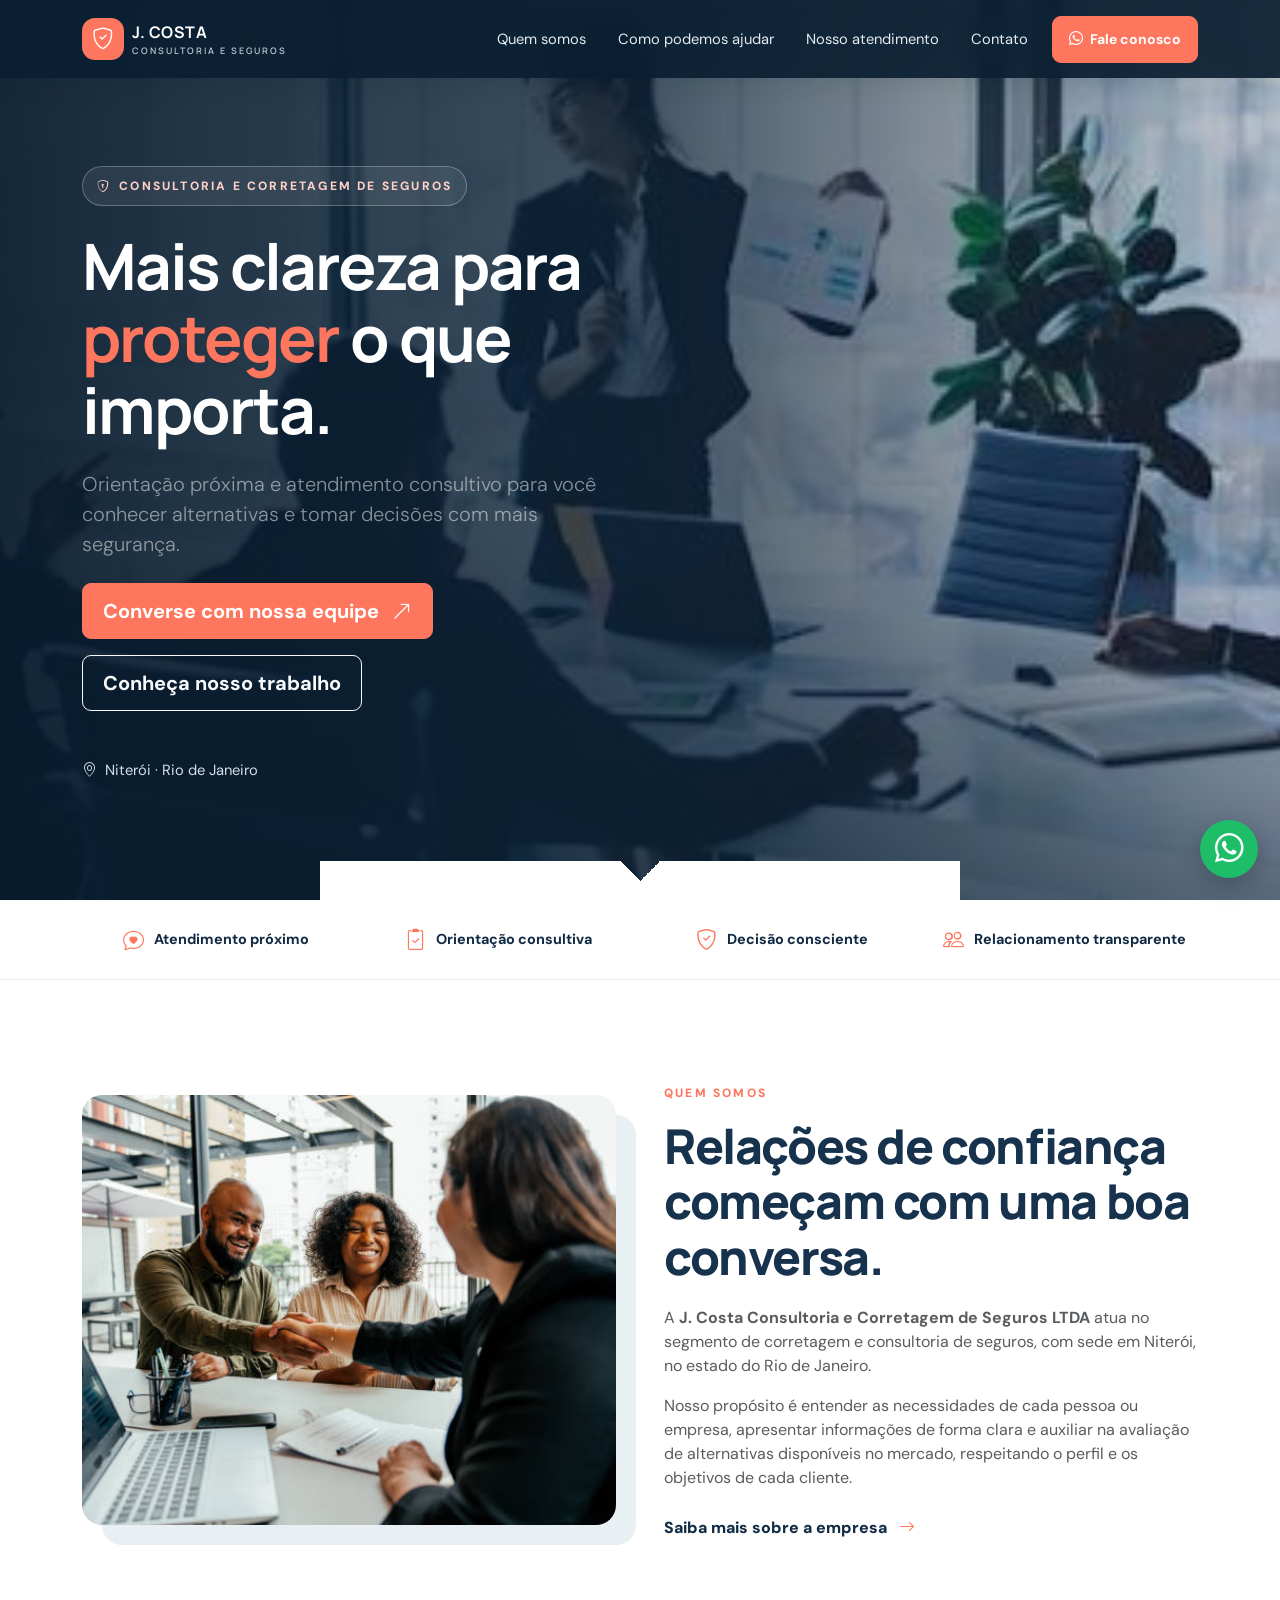
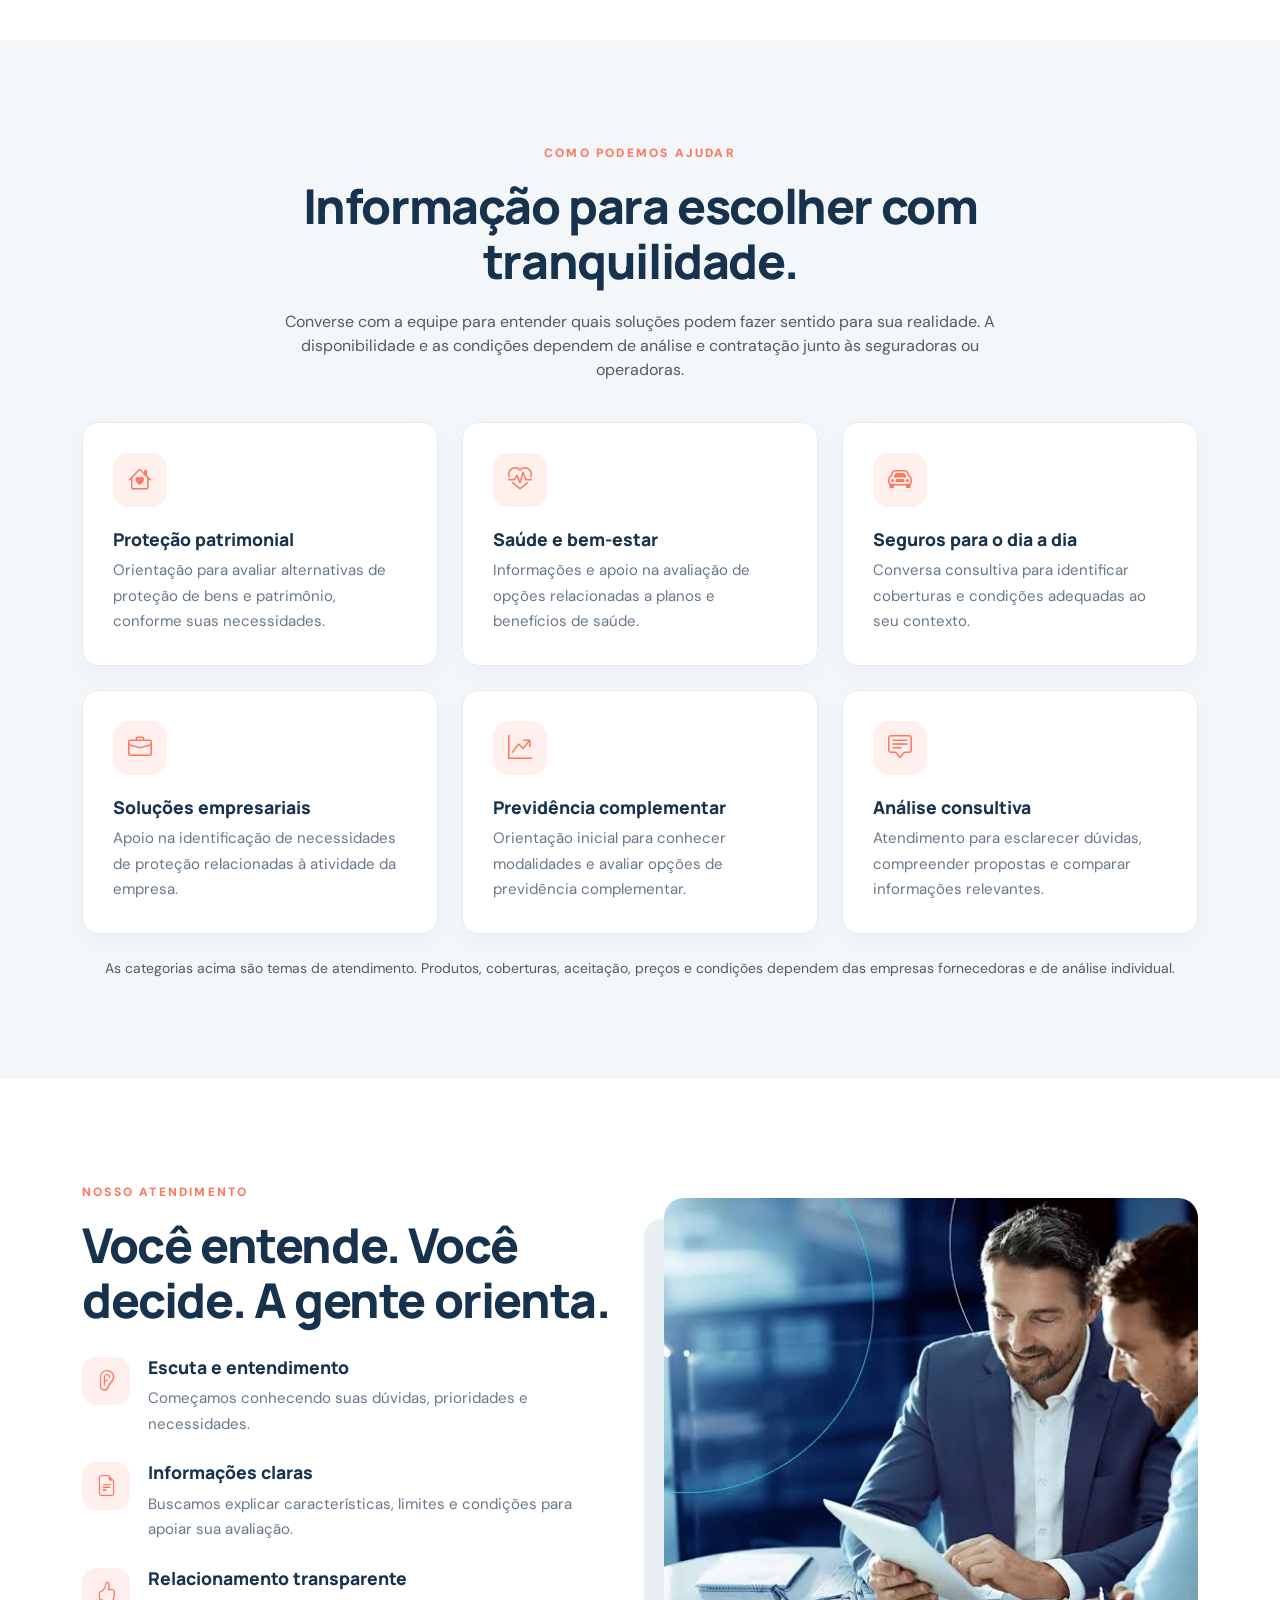
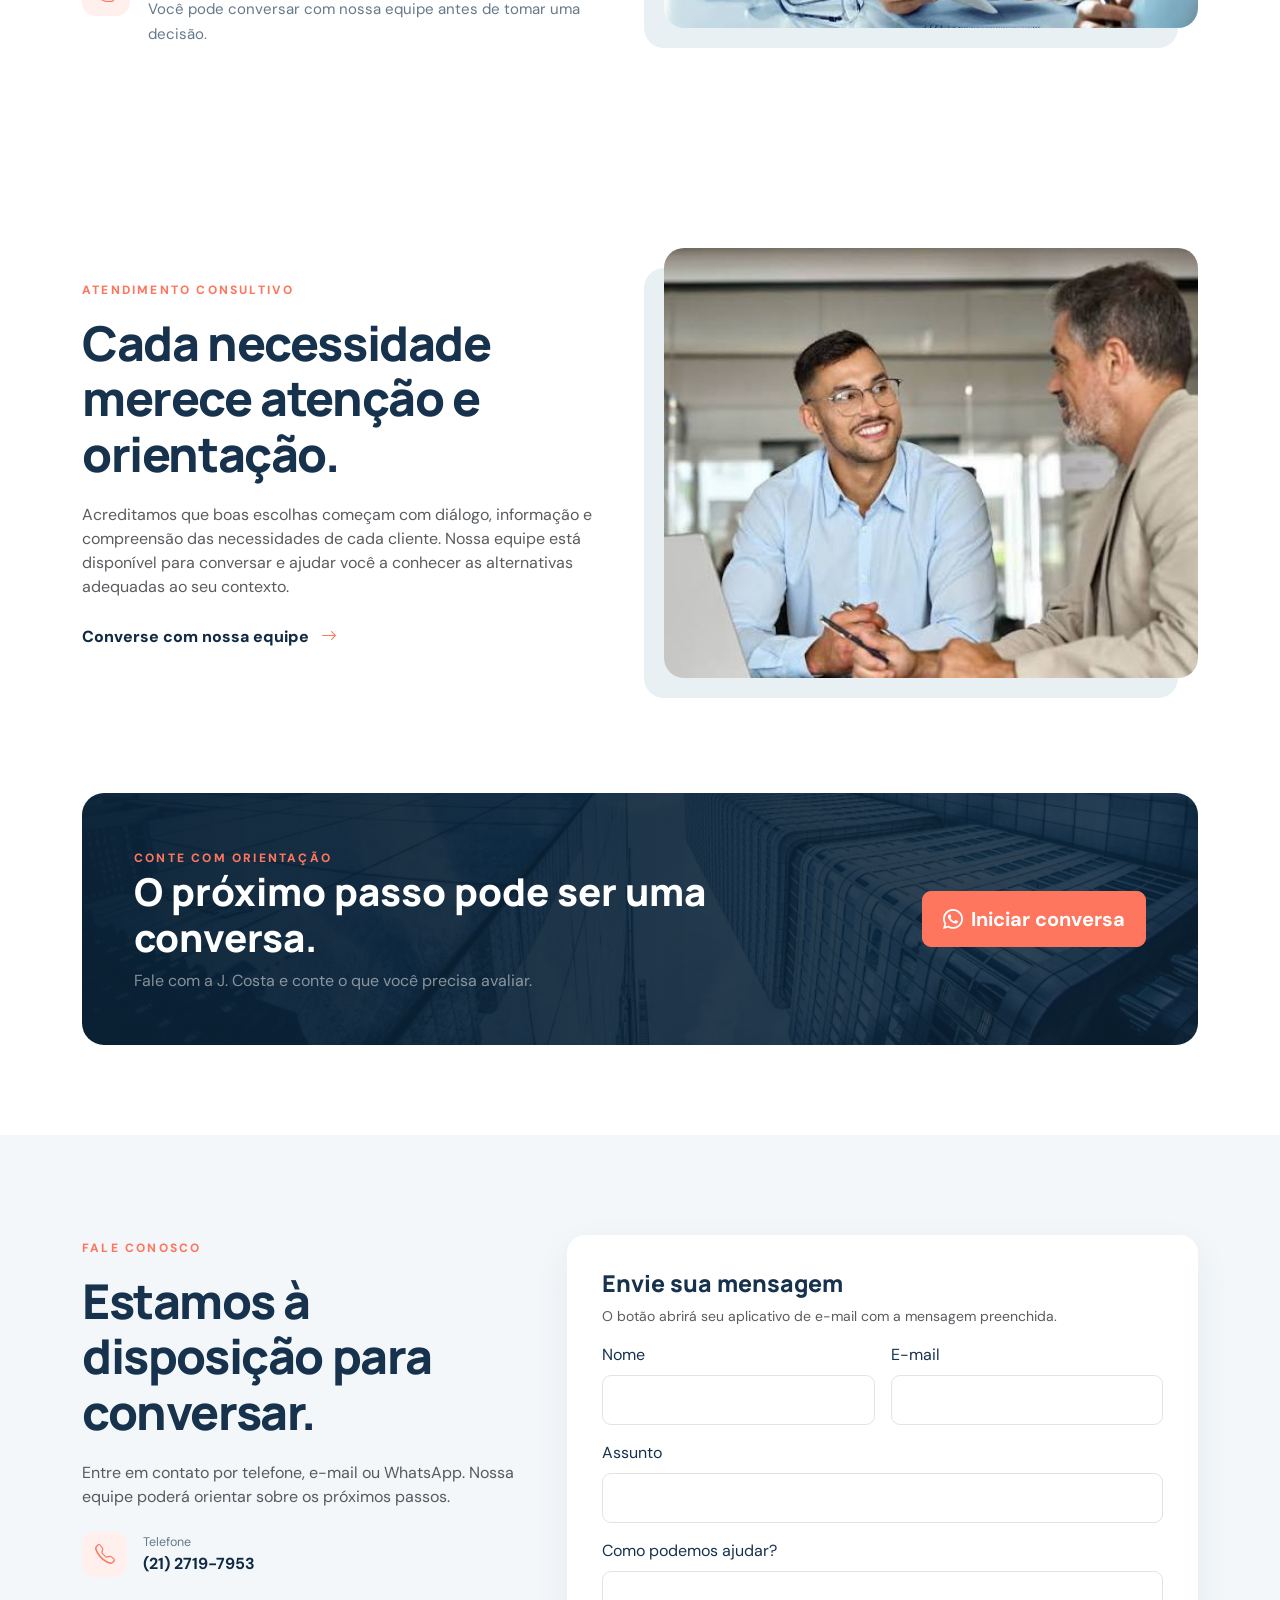
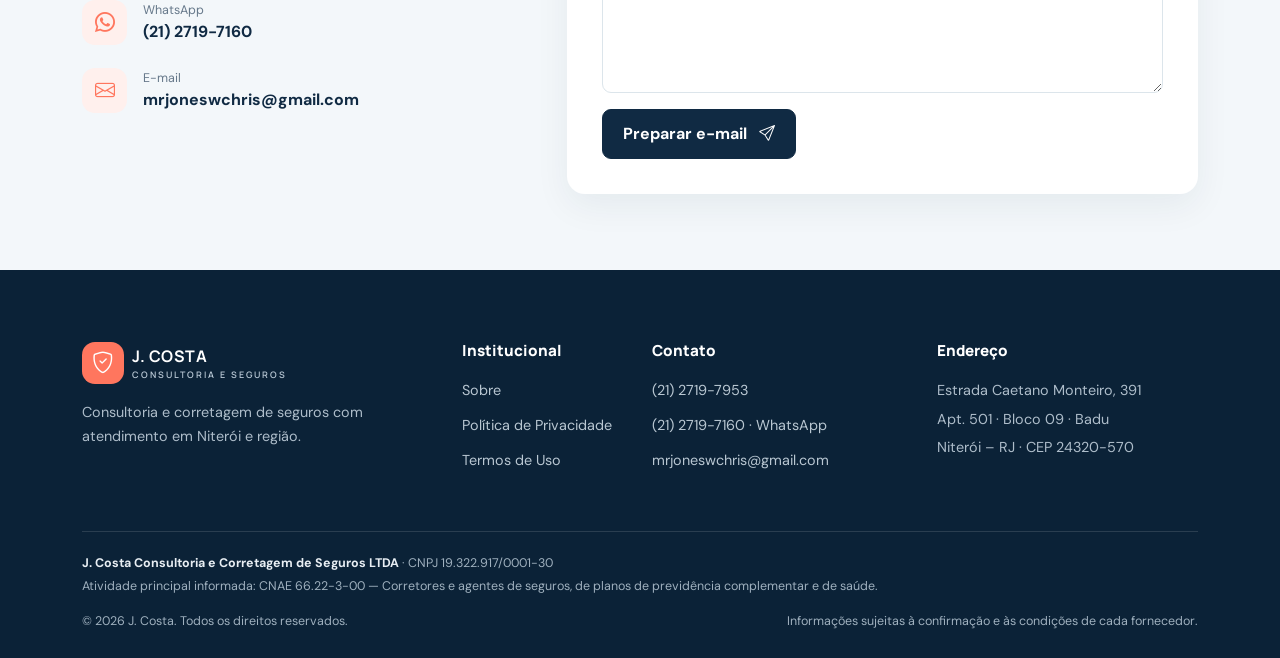
<file: index.html>
<!doctype html>
<html lang="pt-BR">
<head>
  <meta charset="utf-8">
  <meta name="viewport" content="width=device-width, initial-scale=1">
  <meta name="description" content="J. Costa Consultoria e Corretagem de Seguros. Atendimento consultivo para ajudar você a avaliar opções de seguros, previdência e saúde.">
  <meta name="theme-color" content="#102a43">
  <title>J. Costa | Consultoria e Corretagem de Seguros</title>
  <link href="https://cdn.jsdelivr.net/npm/bootstrap@5.3.3/dist/css/bootstrap.min.css" rel="stylesheet">
  <link rel="stylesheet" href="https://cdn.jsdelivr.net/npm/bootstrap-icons@1.11.3/font/bootstrap-icons.min.css">
  <link rel="stylesheet" href="style.css">
</head>
<body>
<nav class="navbar navbar-expand-lg navbar-dark fixed-top nav-glass">
  <div class="container">
    <a class="navbar-brand fw-bold d-flex align-items-center gap-2" href="index.html">
      <span class="brand-mark"><i class="bi bi-shield-check"></i></span>
      <span>J. COSTA <small class="d-block brand-sub">CONSULTORIA E SEGUROS</small></span>
    </a>
    <button class="navbar-toggler" type="button" data-bs-toggle="collapse" data-bs-target="#menu" aria-label="Abrir menu"><span class="navbar-toggler-icon"></span></button>
    <div class="collapse navbar-collapse" id="menu">
      <ul class="navbar-nav ms-auto align-items-lg-center gap-lg-3">
        <li class="nav-item"><a class="nav-link" href="#sobre">Quem somos</a></li>
        <li class="nav-item"><a class="nav-link" href="#solucoes">Como podemos ajudar</a></li>
        <li class="nav-item"><a class="nav-link" href="#diferenciais">Nosso atendimento</a></li>
        <li class="nav-item"><a class="nav-link" href="#contato">Contato</a></li>
        <li class="nav-item"><a class="btn btn-coral btn-sm px-3" href="https://wa.me/552127197160" target="_blank" rel="noopener"><i class="bi bi-whatsapp me-1"></i> Fale conosco</a></li>
      </ul>
    </div>
  </div>
</nav>

<header class="hero">
  <div class="hero-shade"></div>
  <div class="container position-relative">
    <div class="row min-vh-100 align-items-center py-5">
      <div class="col-lg-7 col-xl-6 pt-5">
        <span class="eyebrow"><i class="bi bi-shield-lock me-2"></i>Consultoria e corretagem de seguros</span>
        <h1 class="display-3 fw-bold text-white mt-4">Mais clareza para <span class="text-coral">proteger</span> o que importa.</h1>
        <p class="lead text-white-50 mt-4 mb-4">Orientação próxima e atendimento consultivo para você conhecer alternativas e tomar decisões com mais segurança.</p>
        <div class="d-flex flex-wrap gap-3">
          <a class="btn btn-coral btn-lg" href="https://wa.me/552127197160" target="_blank" rel="noopener">Converse com nossa equipe <i class="bi bi-arrow-up-right ms-2"></i></a>
          <a class="btn btn-outline-light btn-lg" href="#solucoes">Conheça nosso trabalho</a>
        </div>
        <div class="hero-note mt-5"><i class="bi bi-geo-alt me-2"></i>Niterói · Rio de Janeiro</div>
      </div>
    </div>
  </div>
  <div class="hero-bottom"></div>
</header>

<main>
<section class="trust-strip py-4">
  <div class="container">
    <div class="row g-3 text-center">
      <div class="col-6 col-lg-3"><i class="bi bi-chat-heart"></i><span>Atendimento próximo</span></div>
      <div class="col-6 col-lg-3"><i class="bi bi-clipboard2-check"></i><span>Orientação consultiva</span></div>
      <div class="col-6 col-lg-3"><i class="bi bi-shield-check"></i><span>Decisão consciente</span></div>
      <div class="col-6 col-lg-3"><i class="bi bi-people"></i><span>Relacionamento transparente</span></div>
    </div>
  </div>
</section>

<section id="sobre" class="section-space">
  <div class="container">
    <div class="row align-items-center g-5">
      <div class="col-lg-6">
        <div class="image-frame"><img src="assets/atendimento-cliente.jpg" alt="Atendimento consultivo entre profissionais e clientes" class="img-fluid"></div>
      </div>
      <div class="col-lg-6">
        <span class="section-kicker">Quem somos</span>
        <h2 class="section-title">Relações de confiança começam com uma boa conversa.</h2>
        <p class="text-muted">A <strong>J. Costa Consultoria e Corretagem de Seguros LTDA</strong> atua no segmento de corretagem e consultoria de seguros, com sede em Niterói, no estado do Rio de Janeiro.</p>
        <p class="text-muted">Nosso propósito é entender as necessidades de cada pessoa ou empresa, apresentar informações de forma clara e auxiliar na avaliação de alternativas disponíveis no mercado, respeitando o perfil e os objetivos de cada cliente.</p>
        <a href="sobre.html" class="link-arrow">Saiba mais sobre a empresa <i class="bi bi-arrow-right"></i></a>
      </div>
    </div>
  </div>
</section>

<section id="solucoes" class="section-space bg-soft">
  <div class="container">
    <div class="text-center mx-auto section-heading">
      <span class="section-kicker">Como podemos ajudar</span>
      <h2 class="section-title">Informação para escolher com tranquilidade.</h2>
      <p class="text-muted">Converse com a equipe para entender quais soluções podem fazer sentido para sua realidade. A disponibilidade e as condições dependem de análise e contratação junto às seguradoras ou operadoras.</p>
    </div>
    <div class="row g-4 mt-3">
      <div class="col-md-6 col-lg-4"><article class="service-card h-100"><div class="service-icon"><i class="bi bi-house-heart"></i></div><h3>Proteção patrimonial</h3><p>Orientação para avaliar alternativas de proteção de bens e patrimônio, conforme suas necessidades.</p></article></div>
      <div class="col-md-6 col-lg-4"><article class="service-card h-100"><div class="service-icon"><i class="bi bi-heart-pulse"></i></div><h3>Saúde e bem-estar</h3><p>Informações e apoio na avaliação de opções relacionadas a planos e benefícios de saúde.</p></article></div>
      <div class="col-md-6 col-lg-4"><article class="service-card h-100"><div class="service-icon"><i class="bi bi-car-front"></i></div><h3>Seguros para o dia a dia</h3><p>Conversa consultiva para identificar coberturas e condições adequadas ao seu contexto.</p></article></div>
      <div class="col-md-6 col-lg-4"><article class="service-card h-100"><div class="service-icon"><i class="bi bi-briefcase"></i></div><h3>Soluções empresariais</h3><p>Apoio na identificação de necessidades de proteção relacionadas à atividade da empresa.</p></article></div>
      <div class="col-md-6 col-lg-4"><article class="service-card h-100"><div class="service-icon"><i class="bi bi-graph-up-arrow"></i></div><h3>Previdência complementar</h3><p>Orientação inicial para conhecer modalidades e avaliar opções de previdência complementar.</p></article></div>
      <div class="col-md-6 col-lg-4"><article class="service-card h-100"><div class="service-icon"><i class="bi bi-chat-square-text"></i></div><h3>Análise consultiva</h3><p>Atendimento para esclarecer dúvidas, compreender propostas e comparar informações relevantes.</p></article></div>
    </div>
    <p class="small text-muted text-center mt-4 mb-0">As categorias acima são temas de atendimento. Produtos, coberturas, aceitação, preços e condições dependem das empresas fornecedoras e de análise individual.</p>
  </div>
</section>

<section class="section-space">
  <div class="container">
    <div class="row align-items-center g-5">
      <div class="col-lg-6 order-lg-2">
        <div class="image-frame image-frame-offset"><img src="assets/consultoria-empresarial.jpeg" alt="Profissionais analisando informações em uma reunião de consultoria" class="img-fluid"></div>
      </div>
      <div class="col-lg-6 order-lg-1" id="diferenciais">
        <span class="section-kicker">Nosso atendimento</span>
        <h2 class="section-title">Você entende. Você decide. A gente orienta.</h2>
        <div class="feature-list">
          <div><span class="feature-icon"><i class="bi bi-ear"></i></span><div><h3>Escuta e entendimento</h3><p>Começamos conhecendo suas dúvidas, prioridades e necessidades.</p></div></div>
          <div><span class="feature-icon"><i class="bi bi-file-earmark-text"></i></span><div><h3>Informações claras</h3><p>Buscamos explicar características, limites e condições para apoiar sua avaliação.</p></div></div>
          <div><span class="feature-icon"><i class="bi bi-hand-thumbs-up"></i></span><div><h3>Relacionamento transparente</h3><p>Você pode conversar com nossa equipe antes de tomar uma decisão.</p></div></div>
        </div>
      </div>
    </div>
  </div>
</section>


<section class="section-space image-story-section">
  <div class="container">
    <div class="row align-items-center g-5">
      <div class="col-lg-6">
        <span class="section-kicker">Atendimento consultivo</span>
        <h2 class="section-title">Cada necessidade merece atenção e orientação.</h2>
        <p class="text-muted">Acreditamos que boas escolhas começam com diálogo, informação e compreensão das necessidades de cada cliente. Nossa equipe está disponível para conversar e ajudar você a conhecer as alternativas adequadas ao seu contexto.</p>
        <a class="link-arrow" href="#contato">Converse com nossa equipe <i class="bi bi-arrow-right"></i></a>
      </div>
      <div class="col-lg-6">
        <div class="image-frame image-frame-offset">
          <img src="assets/atendimento-consultivo.jpeg" alt="Consultor conversando com cliente em ambiente profissional" class="img-fluid">
        </div>
      </div>
    </div>
  </div>
</section>

<section class="wide-image">
  <div class="container">
    <div class="wide-panel">
      <div class="row align-items-center g-4">
        <div class="col-lg-8"><span class="section-kicker text-coral">Conte com orientação</span><h2 class="text-white mb-2">O próximo passo pode ser uma conversa.</h2><p class="text-white-50 mb-0">Fale com a J. Costa e conte o que você precisa avaliar.</p></div>
        <div class="col-lg-4 text-lg-end"><a class="btn btn-coral btn-lg" href="https://wa.me/552127197160" target="_blank" rel="noopener"><i class="bi bi-whatsapp me-2"></i>Iniciar conversa</a></div>
      </div>
    </div>
  </div>
</section>

<section id="contato" class="section-space bg-soft">
  <div class="container">
    <div class="row g-5">
      <div class="col-lg-5">
        <span class="section-kicker">Fale conosco</span>
        <h2 class="section-title">Estamos à disposição para conversar.</h2>
        <p class="text-muted">Entre em contato por telefone, e-mail ou WhatsApp. Nossa equipe poderá orientar sobre os próximos passos.</p>
        <div class="contact-line"><i class="bi bi-telephone"></i><div><small>Telefone</small><a href="tel:+552127197953">(21) 2719-7953</a></div></div>
        <div class="contact-line"><i class="bi bi-whatsapp"></i><div><small>WhatsApp</small><a href="https://wa.me/552127197160" target="_blank" rel="noopener">(21) 2719-7160</a></div></div>
        <div class="contact-line"><i class="bi bi-envelope"></i><div><small>E-mail</small><a href="mailto:mrjoneswchris@gmail.com">mrjoneswchris@gmail.com</a></div></div>
      </div>
      <div class="col-lg-7">
        <div class="contact-card">
          <h3>Envie sua mensagem</h3>
          <p class="text-muted small">O botão abrirá seu aplicativo de e-mail com a mensagem preenchida.</p>
          <form action="mailto:mrjoneswchris@gmail.com" method="post" enctype="text/plain">
            <div class="row g-3">
              <div class="col-md-6"><label class="form-label" for="nome">Nome</label><input class="form-control" id="nome" name="Nome" required autocomplete="name"></div>
              <div class="col-md-6"><label class="form-label" for="email">E-mail</label><input class="form-control" type="email" id="email" name="E-mail" required autocomplete="email"></div>
              <div class="col-12"><label class="form-label" for="assunto">Assunto</label><input class="form-control" id="assunto" name="Assunto"></div>
              <div class="col-12"><label class="form-label" for="mensagem">Como podemos ajudar?</label><textarea class="form-control" id="mensagem" name="Mensagem" rows="4" required></textarea></div>
              <div class="col-12"><button class="btn btn-navy" type="submit">Preparar e-mail <i class="bi bi-send ms-2"></i></button></div>
            </div>
          </form>
        </div>
      </div>
    </div>
  </div>
</section>
</main>

<footer class="site-footer">
  <div class="container">
    <div class="row g-4 py-5">
      <div class="col-lg-4">
        <a class="navbar-brand fw-bold d-inline-flex align-items-center gap-2 text-white" href="index.html"><span class="brand-mark"><i class="bi bi-shield-check"></i></span><span>J. COSTA<small class="d-block brand-sub">CONSULTORIA E SEGUROS</small></span></a>
        <p class="footer-muted mt-3">Consultoria e corretagem de seguros com atendimento em Niterói e região.</p>
      </div>
      <div class="col-6 col-lg-2"><h4>Institucional</h4><ul class="footer-links"><li><a href="sobre.html">Sobre</a></li><li><a href="politica-de-privacidade.html">Política de Privacidade</a></li><li><a href="termos-de-uso.html">Termos de Uso</a></li></ul></div>
      <div class="col-6 col-lg-3"><h4>Contato</h4><ul class="footer-links"><li><a href="tel:+552127197953">(21) 2719-7953</a></li><li><a href="https://wa.me/552127197160" target="_blank" rel="noopener">(21) 2719-7160 · WhatsApp</a></li><li><a href="mailto:mrjoneswchris@gmail.com">mrjoneswchris@gmail.com</a></li></ul></div>
      <div class="col-lg-3"><h4>Endereço</h4><p class="footer-muted mb-1">Estrada Caetano Monteiro, 391</p><p class="footer-muted mb-1">Apt. 501 · Bloco 09 · Badu</p><p class="footer-muted mb-1">Niterói – RJ · CEP 24320-570</p></div>
    </div>
    <div class="footer-legal">
      <p class="mb-1"><strong>J. Costa Consultoria e Corretagem de Seguros LTDA</strong> · CNPJ 19.322.917/0001-30</p>
      <p class="mb-0">Atividade principal informada: CNAE 66.22-3-00 — Corretores e agentes de seguros, de planos de previdência complementar e de saúde.</p>
      <div class="d-flex flex-column flex-md-row justify-content-between gap-2 mt-3"><span>© <span id="year"></span> J. Costa. Todos os direitos reservados.</span><span>Informações sujeitas à confirmação e às condições de cada fornecedor.</span></div>
    </div>
  </div>
</footer>
<a class="whatsapp-float" href="https://wa.me/552127197160" target="_blank" rel="noopener" aria-label="Fale pelo WhatsApp"><i class="bi bi-whatsapp"></i></a>
<script src="https://cdn.jsdelivr.net/npm/bootstrap@5.3.3/dist/js/bootstrap.bundle.min.js"></script>
<script>document.getElementById('year').textContent = new Date().getFullYear();</script>
</body>
</html>
</file>
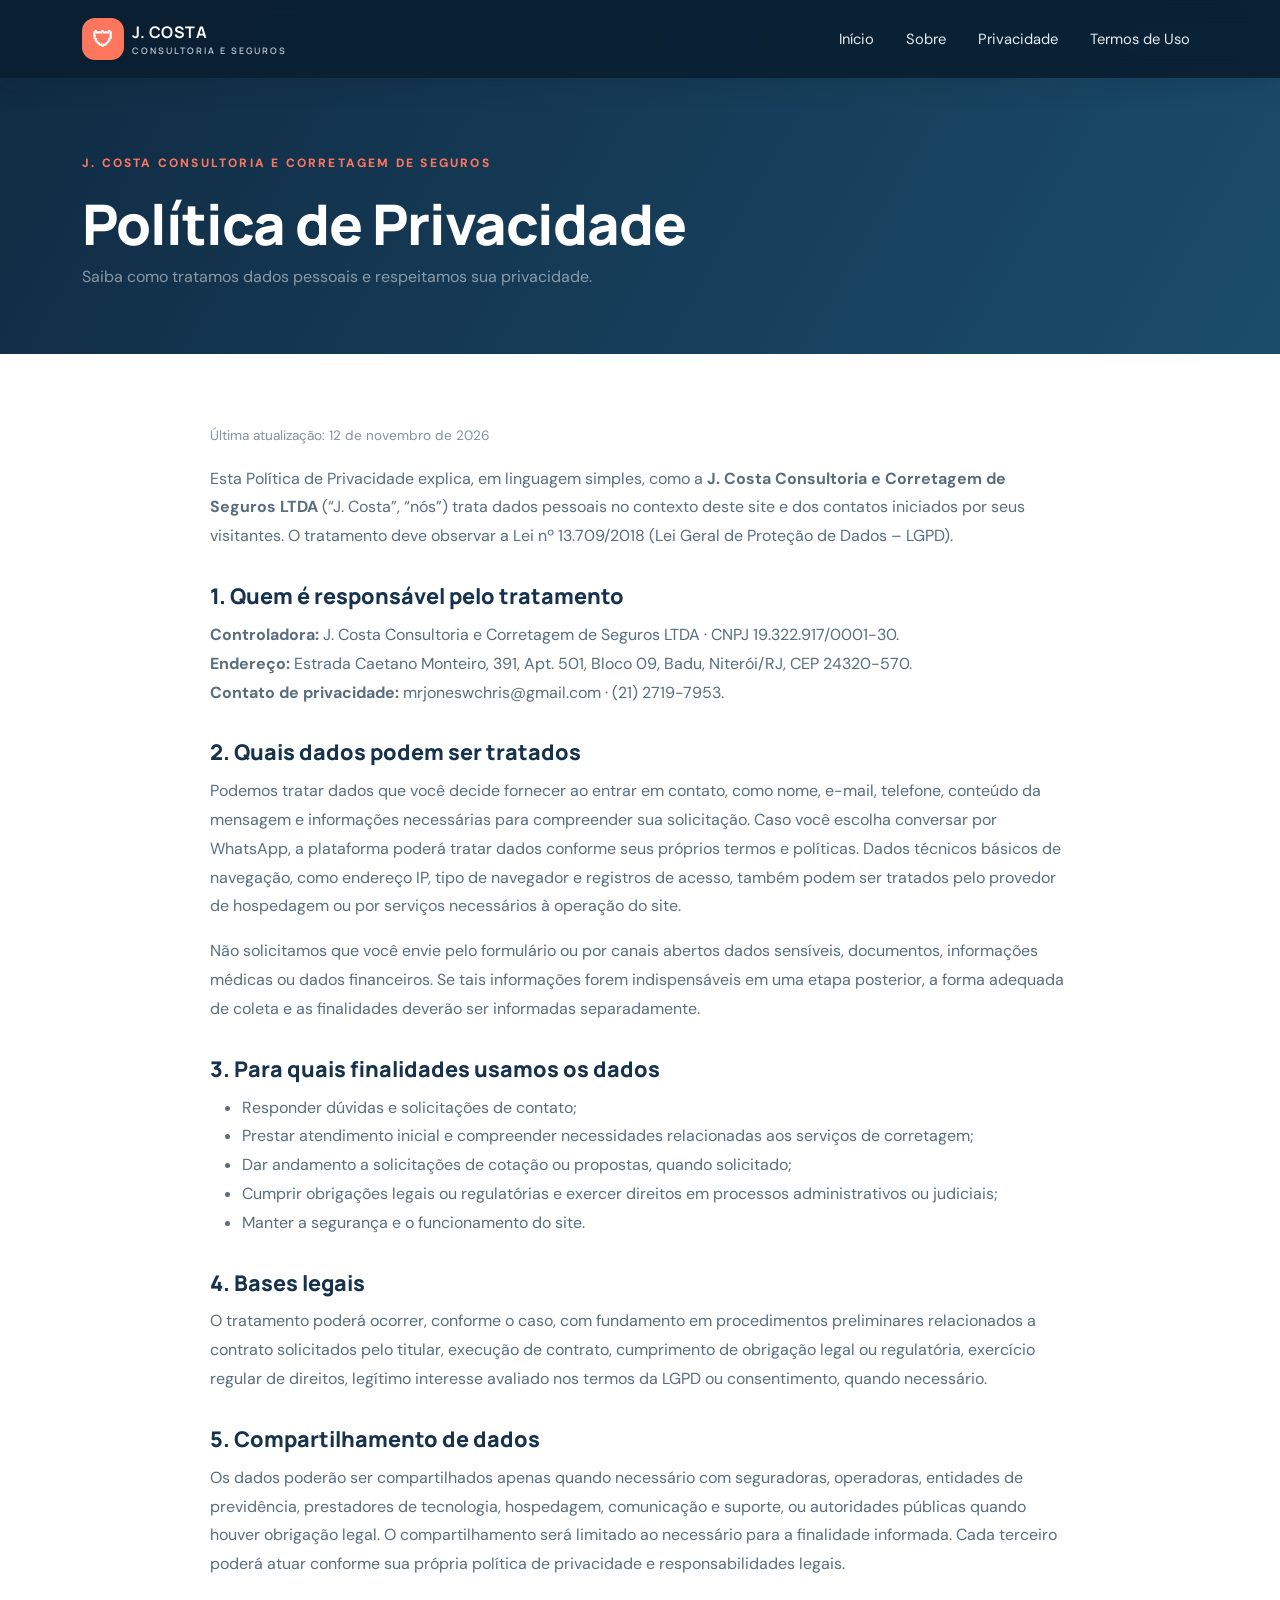
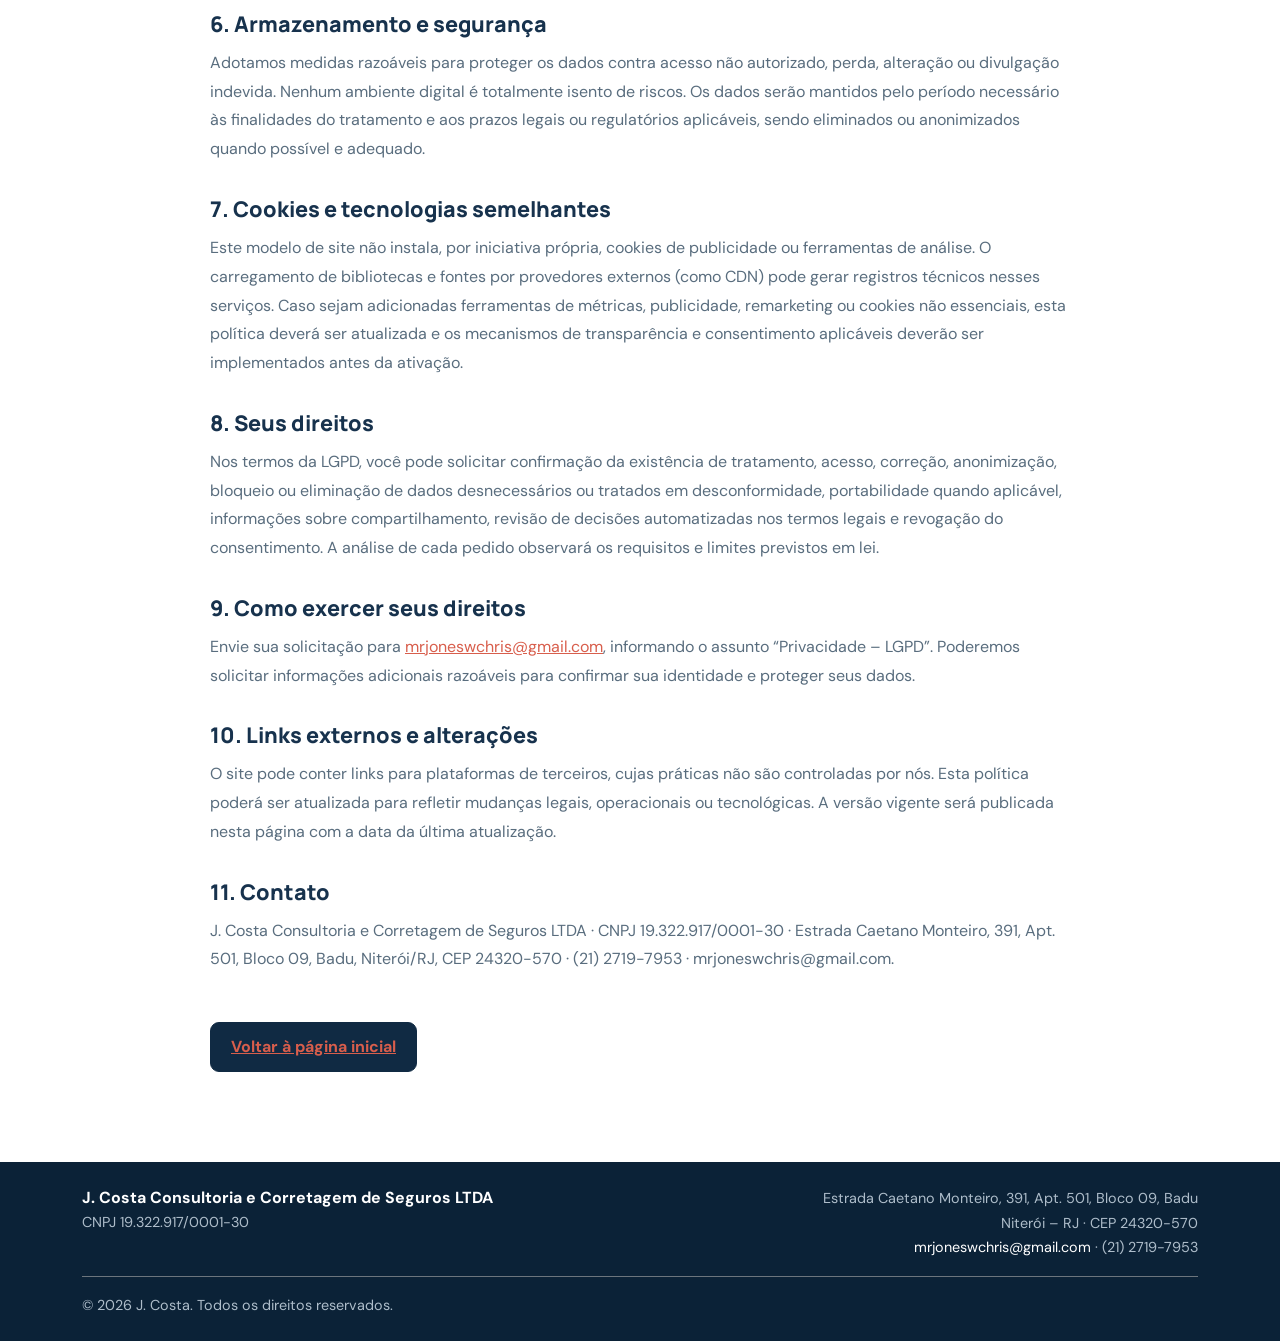
<file: politica-de-privacidade.html>
<!doctype html>
<html lang="pt-BR"><head><meta charset="utf-8"><meta name="viewport" content="width=device-width, initial-scale=1">
<meta name="description" content="Saiba como tratamos dados pessoais e respeitamos sua privacidade."><title>Política de Privacidade | J. Costa</title>
<link href="https://cdn.jsdelivr.net/npm/bootstrap@5.3.3/dist/css/bootstrap.min.css" rel="stylesheet"><link rel="stylesheet" href="style.css"></head>
<body><nav class="navbar navbar-expand-lg navbar-dark fixed-top nav-glass"><div class="container">
<a class="navbar-brand fw-bold d-flex align-items-center gap-2" href="index.html"><span class="brand-mark">🛡</span><span>J. COSTA <small class="d-block brand-sub">CONSULTORIA E SEGUROS</small></span></a>
<button class="navbar-toggler" type="button" data-bs-toggle="collapse" data-bs-target="#menu" aria-label="Abrir menu"><span class="navbar-toggler-icon"></span></button>
<div class="collapse navbar-collapse" id="menu"><ul class="navbar-nav ms-auto gap-lg-3"><li class="nav-item"><a class="nav-link" href="index.html">Início</a></li><li class="nav-item"><a class="nav-link" href="sobre.html">Sobre</a></li><li class="nav-item"><a class="nav-link" href="politica-de-privacidade.html">Privacidade</a></li><li class="nav-item"><a class="nav-link" href="termos-de-uso.html">Termos de Uso</a></li></ul></div>
</div></nav>
<header class="inner-hero"><div class="container"><span class="section-kicker">J. Costa Consultoria e Corretagem de Seguros</span><h1 class="display-4 mt-3">Política de Privacidade</h1><p class="text-white-50 mb-0">Saiba como tratamos dados pessoais e respeitamos sua privacidade.</p></div></header>
<main class="legal-content">
<p class="updated">Última atualização: 12 de novembro de 2026</p>
<p>Esta Política de Privacidade explica, em linguagem simples, como a <strong>J. Costa Consultoria e Corretagem de Seguros LTDA</strong> (“J. Costa”, “nós”) trata dados pessoais no contexto deste site e dos contatos iniciados por seus visitantes. O tratamento deve observar a Lei nº 13.709/2018 (Lei Geral de Proteção de Dados – LGPD).</p>
<h2>1. Quem é responsável pelo tratamento</h2><p><strong>Controladora:</strong> J. Costa Consultoria e Corretagem de Seguros LTDA · CNPJ 19.322.917/0001-30.<br><strong>Endereço:</strong> Estrada Caetano Monteiro, 391, Apt. 501, Bloco 09, Badu, Niterói/RJ, CEP 24320-570.<br><strong>Contato de privacidade:</strong> mrjoneswchris@gmail.com · (21) 2719-7953.</p>
<h2>2. Quais dados podem ser tratados</h2><p>Podemos tratar dados que você decide fornecer ao entrar em contato, como nome, e-mail, telefone, conteúdo da mensagem e informações necessárias para compreender sua solicitação. Caso você escolha conversar por WhatsApp, a plataforma poderá tratar dados conforme seus próprios termos e políticas. Dados técnicos básicos de navegação, como endereço IP, tipo de navegador e registros de acesso, também podem ser tratados pelo provedor de hospedagem ou por serviços necessários à operação do site.</p>
<p>Não solicitamos que você envie pelo formulário ou por canais abertos dados sensíveis, documentos, informações médicas ou dados financeiros. Se tais informações forem indispensáveis em uma etapa posterior, a forma adequada de coleta e as finalidades deverão ser informadas separadamente.</p>
<h2>3. Para quais finalidades usamos os dados</h2><ul><li>Responder dúvidas e solicitações de contato;</li><li>Prestar atendimento inicial e compreender necessidades relacionadas aos serviços de corretagem;</li><li>Dar andamento a solicitações de cotação ou propostas, quando solicitado;</li><li>Cumprir obrigações legais ou regulatórias e exercer direitos em processos administrativos ou judiciais;</li><li>Manter a segurança e o funcionamento do site.</li></ul>
<h2>4. Bases legais</h2><p>O tratamento poderá ocorrer, conforme o caso, com fundamento em procedimentos preliminares relacionados a contrato solicitados pelo titular, execução de contrato, cumprimento de obrigação legal ou regulatória, exercício regular de direitos, legítimo interesse avaliado nos termos da LGPD ou consentimento, quando necessário.</p>
<h2>5. Compartilhamento de dados</h2><p>Os dados poderão ser compartilhados apenas quando necessário com seguradoras, operadoras, entidades de previdência, prestadores de tecnologia, hospedagem, comunicação e suporte, ou autoridades públicas quando houver obrigação legal. O compartilhamento será limitado ao necessário para a finalidade informada. Cada terceiro poderá atuar conforme sua própria política de privacidade e responsabilidades legais.</p>
<h2>6. Armazenamento e segurança</h2><p>Adotamos medidas razoáveis para proteger os dados contra acesso não autorizado, perda, alteração ou divulgação indevida. Nenhum ambiente digital é totalmente isento de riscos. Os dados serão mantidos pelo período necessário às finalidades do tratamento e aos prazos legais ou regulatórios aplicáveis, sendo eliminados ou anonimizados quando possível e adequado.</p>
<h2>7. Cookies e tecnologias semelhantes</h2><p>Este modelo de site não instala, por iniciativa própria, cookies de publicidade ou ferramentas de análise. O carregamento de bibliotecas e fontes por provedores externos (como CDN) pode gerar registros técnicos nesses serviços. Caso sejam adicionadas ferramentas de métricas, publicidade, remarketing ou cookies não essenciais, esta política deverá ser atualizada e os mecanismos de transparência e consentimento aplicáveis deverão ser implementados antes da ativação.</p>
<h2>8. Seus direitos</h2><p>Nos termos da LGPD, você pode solicitar confirmação da existência de tratamento, acesso, correção, anonimização, bloqueio ou eliminação de dados desnecessários ou tratados em desconformidade, portabilidade quando aplicável, informações sobre compartilhamento, revisão de decisões automatizadas nos termos legais e revogação do consentimento. A análise de cada pedido observará os requisitos e limites previstos em lei.</p>
<h2>9. Como exercer seus direitos</h2><p>Envie sua solicitação para <a href="mailto:mrjoneswchris@gmail.com">mrjoneswchris@gmail.com</a>, informando o assunto “Privacidade – LGPD”. Poderemos solicitar informações adicionais razoáveis para confirmar sua identidade e proteger seus dados.</p>
<h2>10. Links externos e alterações</h2><p>O site pode conter links para plataformas de terceiros, cujas práticas não são controladas por nós. Esta política poderá ser atualizada para refletir mudanças legais, operacionais ou tecnológicas. A versão vigente será publicada nesta página com a data da última atualização.</p>
<h2>11. Contato</h2><p>J. Costa Consultoria e Corretagem de Seguros LTDA · CNPJ 19.322.917/0001-30 · Estrada Caetano Monteiro, 391, Apt. 501, Bloco 09, Badu, Niterói/RJ, CEP 24320-570 · (21) 2719-7953 · mrjoneswchris@gmail.com.</p>

<div class="mt-5"><a class="btn btn-navy" href="index.html">Voltar à página inicial</a></div></main>
<footer class="site-footer"><div class="container py-4"><div class="row g-3"><div class="col-md-6"><strong>J. Costa Consultoria e Corretagem de Seguros LTDA</strong><p class="footer-muted mb-0">CNPJ 19.322.917/0001-30</p></div><div class="col-md-6 text-md-end footer-muted">Estrada Caetano Monteiro, 391, Apt. 501, Bloco 09, Badu<br>Niterói – RJ · CEP 24320-570<br><a href="mailto:mrjoneswchris@gmail.com" class="text-white">mrjoneswchris@gmail.com</a> · (21) 2719-7953</div></div><div class="border-top border-secondary mt-3 pt-3 footer-muted small">© <span id="year"></span> J. Costa. Todos os direitos reservados.</div></div></footer>
<script src="https://cdn.jsdelivr.net/npm/bootstrap@5.3.3/dist/js/bootstrap.bundle.min.js"></script><script>document.getElementById('year').textContent=new Date().getFullYear();</script></body></html>
</file>
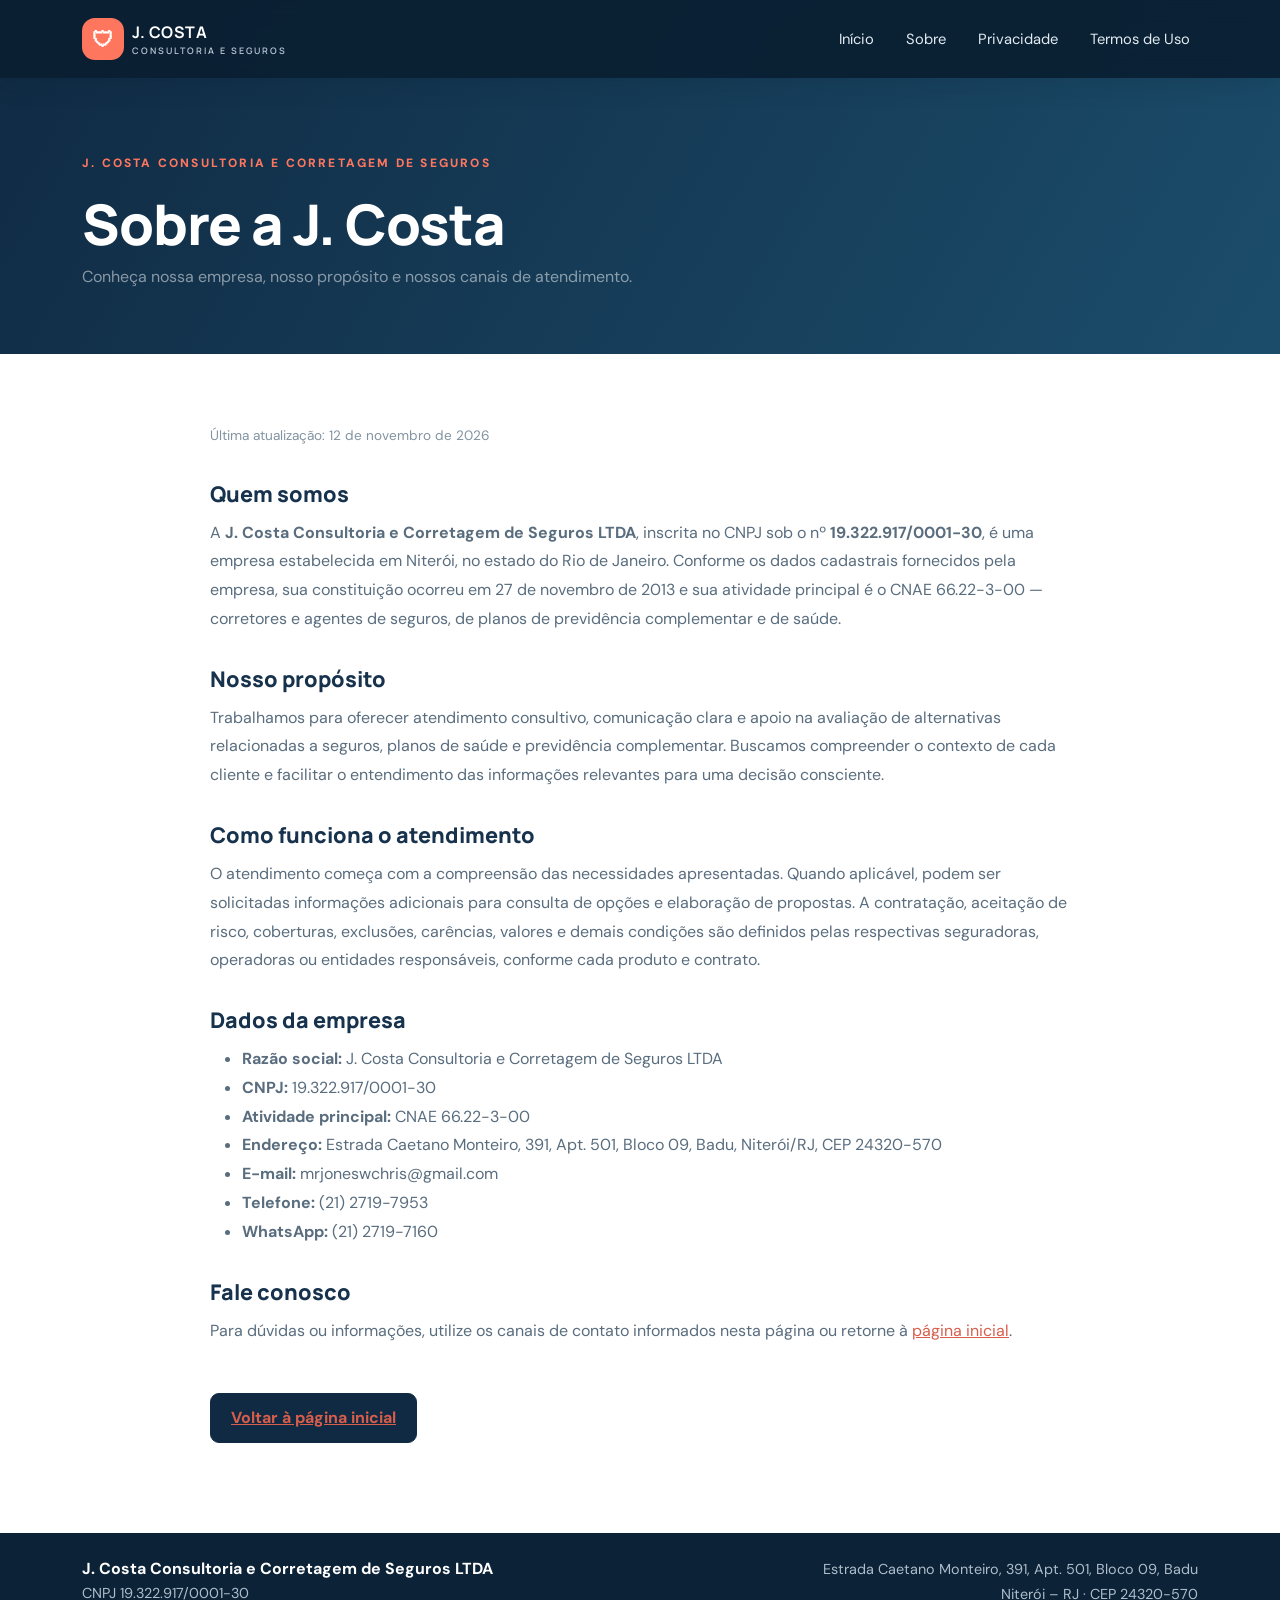
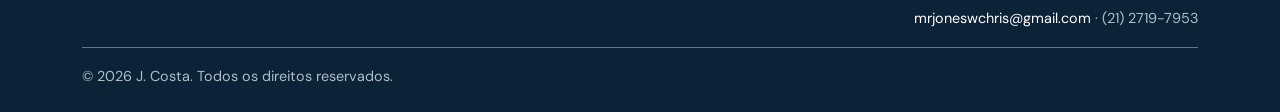
<file: sobre.html>
<!doctype html>
<html lang="pt-BR"><head><meta charset="utf-8"><meta name="viewport" content="width=device-width, initial-scale=1">
<meta name="description" content="Conheça nossa empresa, nosso propósito e nossos canais de atendimento."><title>Sobre a J. Costa | J. Costa</title>
<link href="https://cdn.jsdelivr.net/npm/bootstrap@5.3.3/dist/css/bootstrap.min.css" rel="stylesheet"><link rel="stylesheet" href="style.css"></head>
<body><nav class="navbar navbar-expand-lg navbar-dark fixed-top nav-glass"><div class="container">
<a class="navbar-brand fw-bold d-flex align-items-center gap-2" href="index.html"><span class="brand-mark">🛡</span><span>J. COSTA <small class="d-block brand-sub">CONSULTORIA E SEGUROS</small></span></a>
<button class="navbar-toggler" type="button" data-bs-toggle="collapse" data-bs-target="#menu" aria-label="Abrir menu"><span class="navbar-toggler-icon"></span></button>
<div class="collapse navbar-collapse" id="menu"><ul class="navbar-nav ms-auto gap-lg-3"><li class="nav-item"><a class="nav-link" href="index.html">Início</a></li><li class="nav-item"><a class="nav-link" href="sobre.html">Sobre</a></li><li class="nav-item"><a class="nav-link" href="politica-de-privacidade.html">Privacidade</a></li><li class="nav-item"><a class="nav-link" href="termos-de-uso.html">Termos de Uso</a></li></ul></div>
</div></nav>
<header class="inner-hero"><div class="container"><span class="section-kicker">J. Costa Consultoria e Corretagem de Seguros</span><h1 class="display-4 mt-3">Sobre a J. Costa</h1><p class="text-white-50 mb-0">Conheça nossa empresa, nosso propósito e nossos canais de atendimento.</p></div></header>
<main class="legal-content">
<p class="updated">Última atualização: 12 de novembro de 2026</p>
<h2>Quem somos</h2>
<p>A <strong>J. Costa Consultoria e Corretagem de Seguros LTDA</strong>, inscrita no CNPJ sob o nº <strong>19.322.917/0001-30</strong>, é uma empresa estabelecida em Niterói, no estado do Rio de Janeiro. Conforme os dados cadastrais fornecidos pela empresa, sua constituição ocorreu em 27 de novembro de 2013 e sua atividade principal é o CNAE 66.22-3-00 — corretores e agentes de seguros, de planos de previdência complementar e de saúde.</p>
<h2>Nosso propósito</h2>
<p>Trabalhamos para oferecer atendimento consultivo, comunicação clara e apoio na avaliação de alternativas relacionadas a seguros, planos de saúde e previdência complementar. Buscamos compreender o contexto de cada cliente e facilitar o entendimento das informações relevantes para uma decisão consciente.</p>
<h2>Como funciona o atendimento</h2>
<p>O atendimento começa com a compreensão das necessidades apresentadas. Quando aplicável, podem ser solicitadas informações adicionais para consulta de opções e elaboração de propostas. A contratação, aceitação de risco, coberturas, exclusões, carências, valores e demais condições são definidos pelas respectivas seguradoras, operadoras ou entidades responsáveis, conforme cada produto e contrato.</p>
<h2>Dados da empresa</h2>
<ul><li><strong>Razão social:</strong> J. Costa Consultoria e Corretagem de Seguros LTDA</li><li><strong>CNPJ:</strong> 19.322.917/0001-30</li><li><strong>Atividade principal:</strong> CNAE 66.22-3-00</li><li><strong>Endereço:</strong> Estrada Caetano Monteiro, 391, Apt. 501, Bloco 09, Badu, Niterói/RJ, CEP 24320-570</li><li><strong>E-mail:</strong> mrjoneswchris@gmail.com</li><li><strong>Telefone:</strong> (21) 2719-7953</li><li><strong>WhatsApp:</strong> (21) 2719-7160</li></ul>
<h2>Fale conosco</h2><p>Para dúvidas ou informações, utilize os canais de contato informados nesta página ou retorne à <a href="index.html#contato">página inicial</a>.</p>

<div class="mt-5"><a class="btn btn-navy" href="index.html">Voltar à página inicial</a></div></main>
<footer class="site-footer"><div class="container py-4"><div class="row g-3"><div class="col-md-6"><strong>J. Costa Consultoria e Corretagem de Seguros LTDA</strong><p class="footer-muted mb-0">CNPJ 19.322.917/0001-30</p></div><div class="col-md-6 text-md-end footer-muted">Estrada Caetano Monteiro, 391, Apt. 501, Bloco 09, Badu<br>Niterói – RJ · CEP 24320-570<br><a href="mailto:mrjoneswchris@gmail.com" class="text-white">mrjoneswchris@gmail.com</a> · (21) 2719-7953</div></div><div class="border-top border-secondary mt-3 pt-3 footer-muted small">© <span id="year"></span> J. Costa. Todos os direitos reservados.</div></div></footer>
<script src="https://cdn.jsdelivr.net/npm/bootstrap@5.3.3/dist/js/bootstrap.bundle.min.js"></script><script>document.getElementById('year').textContent=new Date().getFullYear();</script></body></html>
</file>
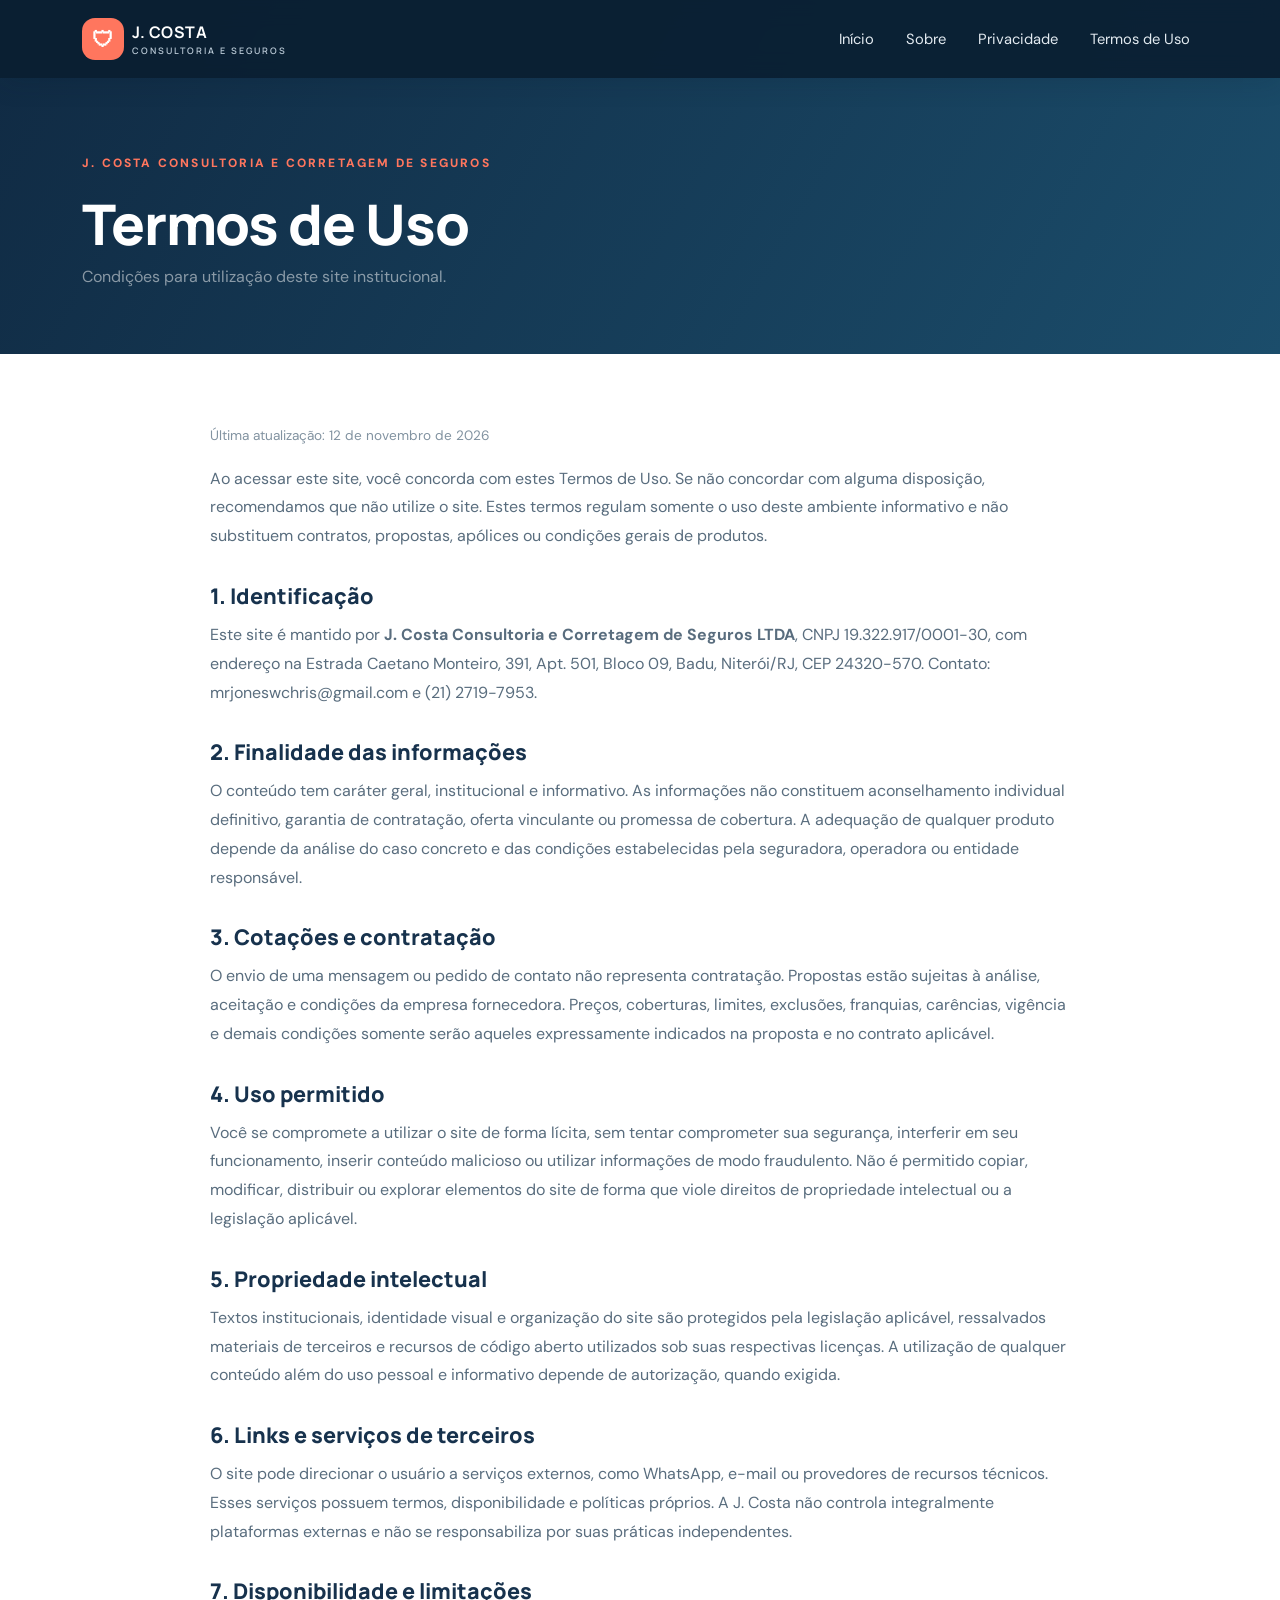
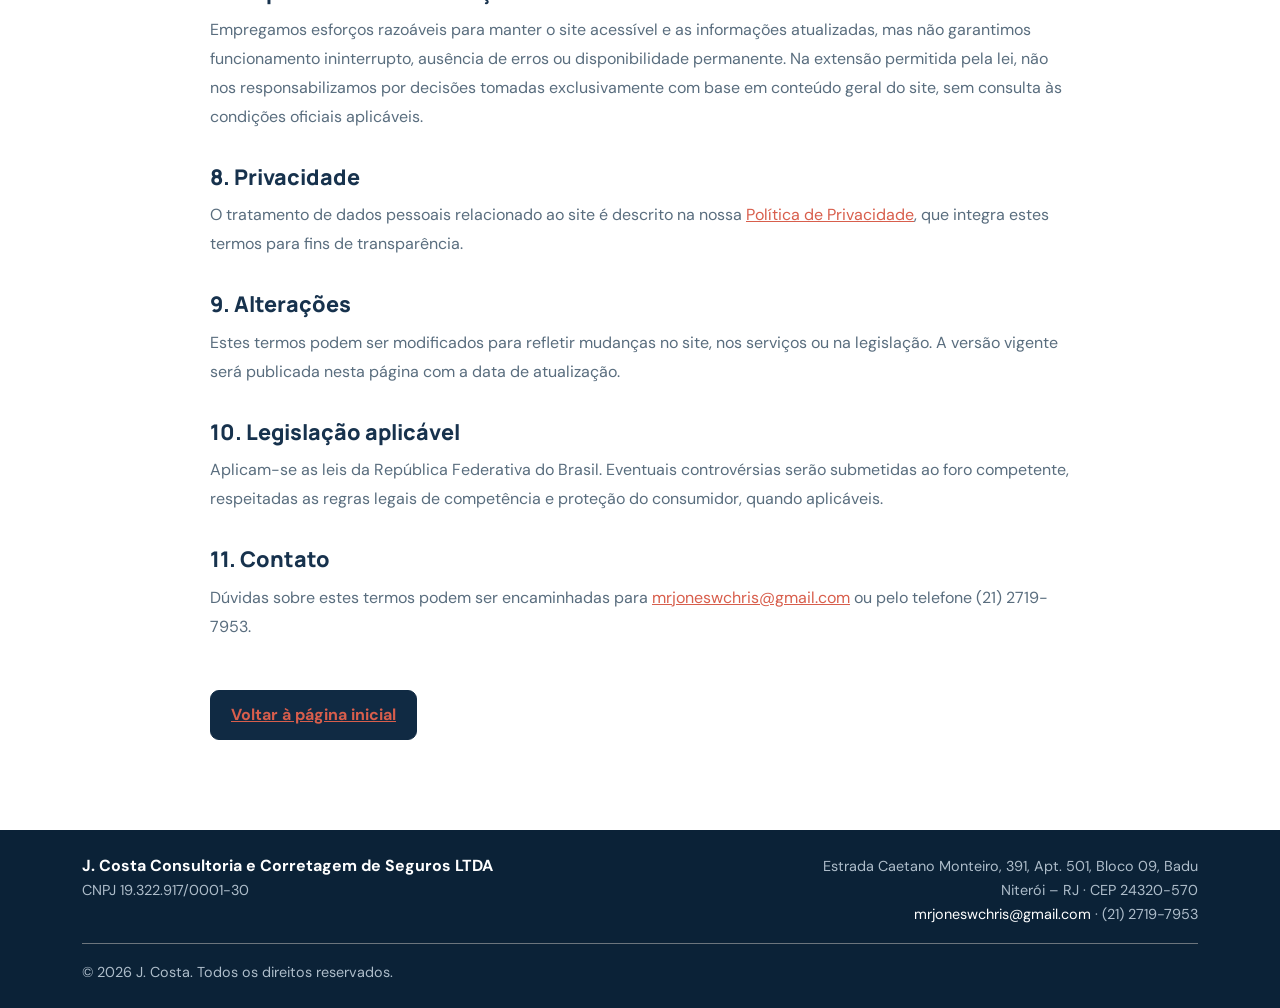
<file: termos-de-uso.html>
<!doctype html>
<html lang="pt-BR"><head><meta charset="utf-8"><meta name="viewport" content="width=device-width, initial-scale=1">
<meta name="description" content="Condições para utilização deste site institucional."><title>Termos de Uso | J. Costa</title>
<link href="https://cdn.jsdelivr.net/npm/bootstrap@5.3.3/dist/css/bootstrap.min.css" rel="stylesheet"><link rel="stylesheet" href="style.css"></head>
<body><nav class="navbar navbar-expand-lg navbar-dark fixed-top nav-glass"><div class="container">
<a class="navbar-brand fw-bold d-flex align-items-center gap-2" href="index.html"><span class="brand-mark">🛡</span><span>J. COSTA <small class="d-block brand-sub">CONSULTORIA E SEGUROS</small></span></a>
<button class="navbar-toggler" type="button" data-bs-toggle="collapse" data-bs-target="#menu" aria-label="Abrir menu"><span class="navbar-toggler-icon"></span></button>
<div class="collapse navbar-collapse" id="menu"><ul class="navbar-nav ms-auto gap-lg-3"><li class="nav-item"><a class="nav-link" href="index.html">Início</a></li><li class="nav-item"><a class="nav-link" href="sobre.html">Sobre</a></li><li class="nav-item"><a class="nav-link" href="politica-de-privacidade.html">Privacidade</a></li><li class="nav-item"><a class="nav-link" href="termos-de-uso.html">Termos de Uso</a></li></ul></div>
</div></nav>
<header class="inner-hero"><div class="container"><span class="section-kicker">J. Costa Consultoria e Corretagem de Seguros</span><h1 class="display-4 mt-3">Termos de Uso</h1><p class="text-white-50 mb-0">Condições para utilização deste site institucional.</p></div></header>
<main class="legal-content">
<p class="updated">Última atualização: 12 de novembro de 2026</p>
<p>Ao acessar este site, você concorda com estes Termos de Uso. Se não concordar com alguma disposição, recomendamos que não utilize o site. Estes termos regulam somente o uso deste ambiente informativo e não substituem contratos, propostas, apólices ou condições gerais de produtos.</p>
<h2>1. Identificação</h2><p>Este site é mantido por <strong>J. Costa Consultoria e Corretagem de Seguros LTDA</strong>, CNPJ 19.322.917/0001-30, com endereço na Estrada Caetano Monteiro, 391, Apt. 501, Bloco 09, Badu, Niterói/RJ, CEP 24320-570. Contato: mrjoneswchris@gmail.com e (21) 2719-7953.</p>
<h2>2. Finalidade das informações</h2><p>O conteúdo tem caráter geral, institucional e informativo. As informações não constituem aconselhamento individual definitivo, garantia de contratação, oferta vinculante ou promessa de cobertura. A adequação de qualquer produto depende da análise do caso concreto e das condições estabelecidas pela seguradora, operadora ou entidade responsável.</p>
<h2>3. Cotações e contratação</h2><p>O envio de uma mensagem ou pedido de contato não representa contratação. Propostas estão sujeitas à análise, aceitação e condições da empresa fornecedora. Preços, coberturas, limites, exclusões, franquias, carências, vigência e demais condições somente serão aqueles expressamente indicados na proposta e no contrato aplicável.</p>
<h2>4. Uso permitido</h2><p>Você se compromete a utilizar o site de forma lícita, sem tentar comprometer sua segurança, interferir em seu funcionamento, inserir conteúdo malicioso ou utilizar informações de modo fraudulento. Não é permitido copiar, modificar, distribuir ou explorar elementos do site de forma que viole direitos de propriedade intelectual ou a legislação aplicável.</p>
<h2>5. Propriedade intelectual</h2><p>Textos institucionais, identidade visual e organização do site são protegidos pela legislação aplicável, ressalvados materiais de terceiros e recursos de código aberto utilizados sob suas respectivas licenças. A utilização de qualquer conteúdo além do uso pessoal e informativo depende de autorização, quando exigida.</p>
<h2>6. Links e serviços de terceiros</h2><p>O site pode direcionar o usuário a serviços externos, como WhatsApp, e-mail ou provedores de recursos técnicos. Esses serviços possuem termos, disponibilidade e políticas próprios. A J. Costa não controla integralmente plataformas externas e não se responsabiliza por suas práticas independentes.</p>
<h2>7. Disponibilidade e limitações</h2><p>Empregamos esforços razoáveis para manter o site acessível e as informações atualizadas, mas não garantimos funcionamento ininterrupto, ausência de erros ou disponibilidade permanente. Na extensão permitida pela lei, não nos responsabilizamos por decisões tomadas exclusivamente com base em conteúdo geral do site, sem consulta às condições oficiais aplicáveis.</p>
<h2>8. Privacidade</h2><p>O tratamento de dados pessoais relacionado ao site é descrito na nossa <a href="politica-de-privacidade.html">Política de Privacidade</a>, que integra estes termos para fins de transparência.</p>
<h2>9. Alterações</h2><p>Estes termos podem ser modificados para refletir mudanças no site, nos serviços ou na legislação. A versão vigente será publicada nesta página com a data de atualização.</p>
<h2>10. Legislação aplicável</h2><p>Aplicam-se as leis da República Federativa do Brasil. Eventuais controvérsias serão submetidas ao foro competente, respeitadas as regras legais de competência e proteção do consumidor, quando aplicáveis.</p>
<h2>11. Contato</h2><p>Dúvidas sobre estes termos podem ser encaminhadas para <a href="mailto:mrjoneswchris@gmail.com">mrjoneswchris@gmail.com</a> ou pelo telefone (21) 2719-7953.</p>

<div class="mt-5"><a class="btn btn-navy" href="index.html">Voltar à página inicial</a></div></main>
<footer class="site-footer"><div class="container py-4"><div class="row g-3"><div class="col-md-6"><strong>J. Costa Consultoria e Corretagem de Seguros LTDA</strong><p class="footer-muted mb-0">CNPJ 19.322.917/0001-30</p></div><div class="col-md-6 text-md-end footer-muted">Estrada Caetano Monteiro, 391, Apt. 501, Bloco 09, Badu<br>Niterói – RJ · CEP 24320-570<br><a href="mailto:mrjoneswchris@gmail.com" class="text-white">mrjoneswchris@gmail.com</a> · (21) 2719-7953</div></div><div class="border-top border-secondary mt-3 pt-3 footer-muted small">© <span id="year"></span> J. Costa. Todos os direitos reservados.</div></div></footer>
<script src="https://cdn.jsdelivr.net/npm/bootstrap@5.3.3/dist/js/bootstrap.bundle.min.js"></script><script>document.getElementById('year').textContent=new Date().getFullYear();</script></body></html>
</file>
<file: style.css>
@import url('https://fonts.googleapis.com/css2?family=DM+Sans:wght@400;500;600;700&family=Manrope:wght@400;500;600;700;800&display=swap');
:root{--navy:#102a43;--navy2:#173f5f;--coral:#ff765e;--ink:#17324d;--muted:#66788a;--pale:#f3f7fa}
*{box-sizing:border-box}html{scroll-behavior:smooth;scroll-padding-top:90px}body{font-family:'DM Sans',sans-serif;color:var(--ink)}h1,h2,h3,h4,.navbar-brand{font-family:'Manrope',sans-serif}a{text-decoration:none}.nav-glass{background:rgba(10,31,49,.92);backdrop-filter:blur(12px);box-shadow:0 5px 25px #061b2b22}.navbar{padding:13px 0}.brand-mark{width:42px;height:42px;border-radius:13px;background:var(--coral);display:inline-grid;place-items:center;color:white;font-size:1.35rem}.brand-sub{font-size:.56rem;letter-spacing:2px;font-weight:600;color:#b9c8d5}.navbar-brand{font-size:1rem;letter-spacing:.5px}.nav-link{font-size:.92rem;color:#e3ebf1!important}.nav-link:hover{color:var(--coral)!important}.btn{border-radius:9px;font-weight:700;padding:12px 20px}.btn-coral{background:var(--coral);border:1px solid var(--coral);color:#fff}.btn-coral:hover{background:#f05f49;border-color:#f05f49;color:white}.btn-navy{background:var(--navy);color:white;border:1px solid var(--navy)}.btn-navy:hover{background:var(--navy2);color:white}.hero{position:relative;min-height:720px;background:linear-gradient(90deg,rgba(7,27,45,.94) 0%,rgba(9,34,54,.78) 48%,rgba(9,34,54,.2) 100%),url('assets/reuniao-consultoria.jpeg') center/cover no-repeat}.hero-shade{position:absolute;inset:0;background:linear-gradient(0deg,rgba(8,28,46,.45),transparent 40%)}.hero .container{z-index:1}.hero h1{line-height:1.12;letter-spacing:-2px}.text-coral{color:var(--coral)!important}.eyebrow,.section-kicker{font-size:.75rem;font-weight:800;letter-spacing:2.2px;text-transform:uppercase;color:var(--coral)}.eyebrow{display:inline-flex;align-items:center;color:#ffd0c8;border:1px solid #ffffff44;padding:10px 14px;border-radius:30px;background:#ffffff12}.hero-note{color:#d4e0e9;font-size:.92rem}.hero-bottom{position:absolute;bottom:-1px;left:0;right:0;height:40px;background:linear-gradient(135deg,transparent 50%,#fff 50%) bottom/50% 40px no-repeat,linear-gradient(225deg,transparent 50%,#fff 50%) bottom/50% 40px no-repeat}.trust-strip{background:#fff;border-bottom:1px solid #e9eff3}.trust-strip .row>div{display:flex;align-items:center;justify-content:center;gap:10px;color:var(--navy);font-weight:700;font-size:.9rem}.trust-strip i{color:var(--coral);font-size:1.3rem}.section-space{padding:100px 0}.section-title{font-size:clamp(2rem,4vw,3rem);font-weight:800;letter-spacing:-1.4px;line-height:1.15;margin:14px 0 22px}.image-frame{border-radius:20px;overflow:hidden;box-shadow:20px 20px 0 #e9f0f4;position:relative}.image-frame img{width:100%;height:430px;object-fit:cover}.image-frame-offset{box-shadow:-20px 20px 0 #e9f0f4}.link-arrow{color:var(--navy);font-weight:800;display:inline-flex;gap:12px;align-items:center;margin-top:10px}.link-arrow i{color:var(--coral)}.bg-soft{background:var(--pale)}.section-heading{max-width:760px}.service-card{padding:30px;background:white;border:1px solid #e7edf2;border-radius:16px;transition:.25s;box-shadow:0 8px 24px #102a4308}.service-card:hover{transform:translateY(-6px);box-shadow:0 18px 35px #102a4315}.service-icon{width:54px;height:54px;border-radius:15px;background:#fff0ed;color:var(--coral);display:grid;place-items:center;font-size:1.5rem;margin-bottom:22px}.service-card h3,.feature-list h3{font-size:1.1rem;font-weight:800}.service-card p,.feature-list p{color:var(--muted);font-size:.94rem;line-height:1.7;margin-bottom:0}.feature-list{display:grid;gap:25px;margin-top:30px}.feature-list>div{display:flex;gap:18px}.feature-icon{flex:0 0 48px;width:48px;height:48px;border-radius:14px;background:#fff0ed;color:var(--coral);display:grid;place-items:center;font-size:1.3rem}.wide-image{padding:15px 0 90px}.wide-panel{border-radius:22px;padding:52px;background:linear-gradient(90deg,rgba(10,34,54,.97),rgba(10,34,54,.82)),url('assets/edificios-corporativos.jpeg') center/cover}.wide-panel h2{font-size:clamp(1.8rem,3vw,2.5rem);font-weight:800}.contact-line{display:flex;align-items:center;gap:16px;margin-top:23px}.contact-line>i{width:45px;height:45px;border-radius:13px;background:#fff0ed;color:var(--coral);display:grid;place-items:center;font-size:1.25rem}.contact-line small{display:block;color:var(--muted);font-size:.78rem}.contact-line a{color:var(--navy);font-weight:700}.contact-card{background:white;padding:35px;border-radius:18px;box-shadow:0 12px 35px #102a4310}.contact-card h3{font-size:1.45rem;font-weight:800}.form-control{border-color:#dce5eb;border-radius:9px;padding:12px}.form-control:focus{border-color:var(--coral);box-shadow:0 0 0 .2rem #ff765e20}.site-footer{background:#0b2237;color:#fff}.site-footer h4{font-size:.95rem;font-weight:800;margin-bottom:18px}.footer-muted{color:#aebdca;font-size:.9rem;line-height:1.7}.footer-links{list-style:none;padding:0;margin:0}.footer-links li{margin-bottom:11px}.footer-links a{color:#b9c7d2;font-size:.9rem}.footer-links a:hover{color:var(--coral)}.footer-legal{border-top:1px solid #ffffff20;padding:22px 0 28px;color:#9fb0be;font-size:.78rem}.footer-legal strong{color:#e8eef3}.whatsapp-float{position:fixed;right:22px;bottom:22px;width:58px;height:58px;border-radius:50%;background:#1ebd68;color:white;display:grid;place-items:center;font-size:1.8rem;box-shadow:0 8px 25px #0003;z-index:100}.whatsapp-float:hover{background:#159b53;color:white}
.inner-hero{padding:150px 0 65px;background:linear-gradient(120deg,#102a43,#1b4d6b);color:white}.inner-hero h1{font-weight:800;letter-spacing:-1px}.legal-content{max-width:900px;margin:auto;padding:70px 20px 90px}.legal-content h2{font-size:1.35rem;font-weight:800;margin:32px 0 12px}.legal-content p,.legal-content li{color:#596d7e;line-height:1.8}.legal-content .updated{font-size:.85rem;color:#8293a1}.legal-content a{color:#d85e4c;text-decoration:underline}
@media(max-width:991px){.hero{min-height:680px;background-position:60% center}.section-space{padding:75px 0}.navbar-collapse{padding:15px 0}.wide-panel{padding:35px}.image-frame img{height:360px}}
@media(max-width:575px){.hero{min-height:690px}.hero h1{font-size:2.65rem;letter-spacing:-1.5px}.section-space{padding:62px 0}.image-frame img{height:280px}.wide-panel{padding:28px 22px}.contact-card{padding:25px 20px}.trust-strip .row>div{font-size:.78rem;justify-content:flex-start}.footer-legal{line-height:1.7}}
</file>
